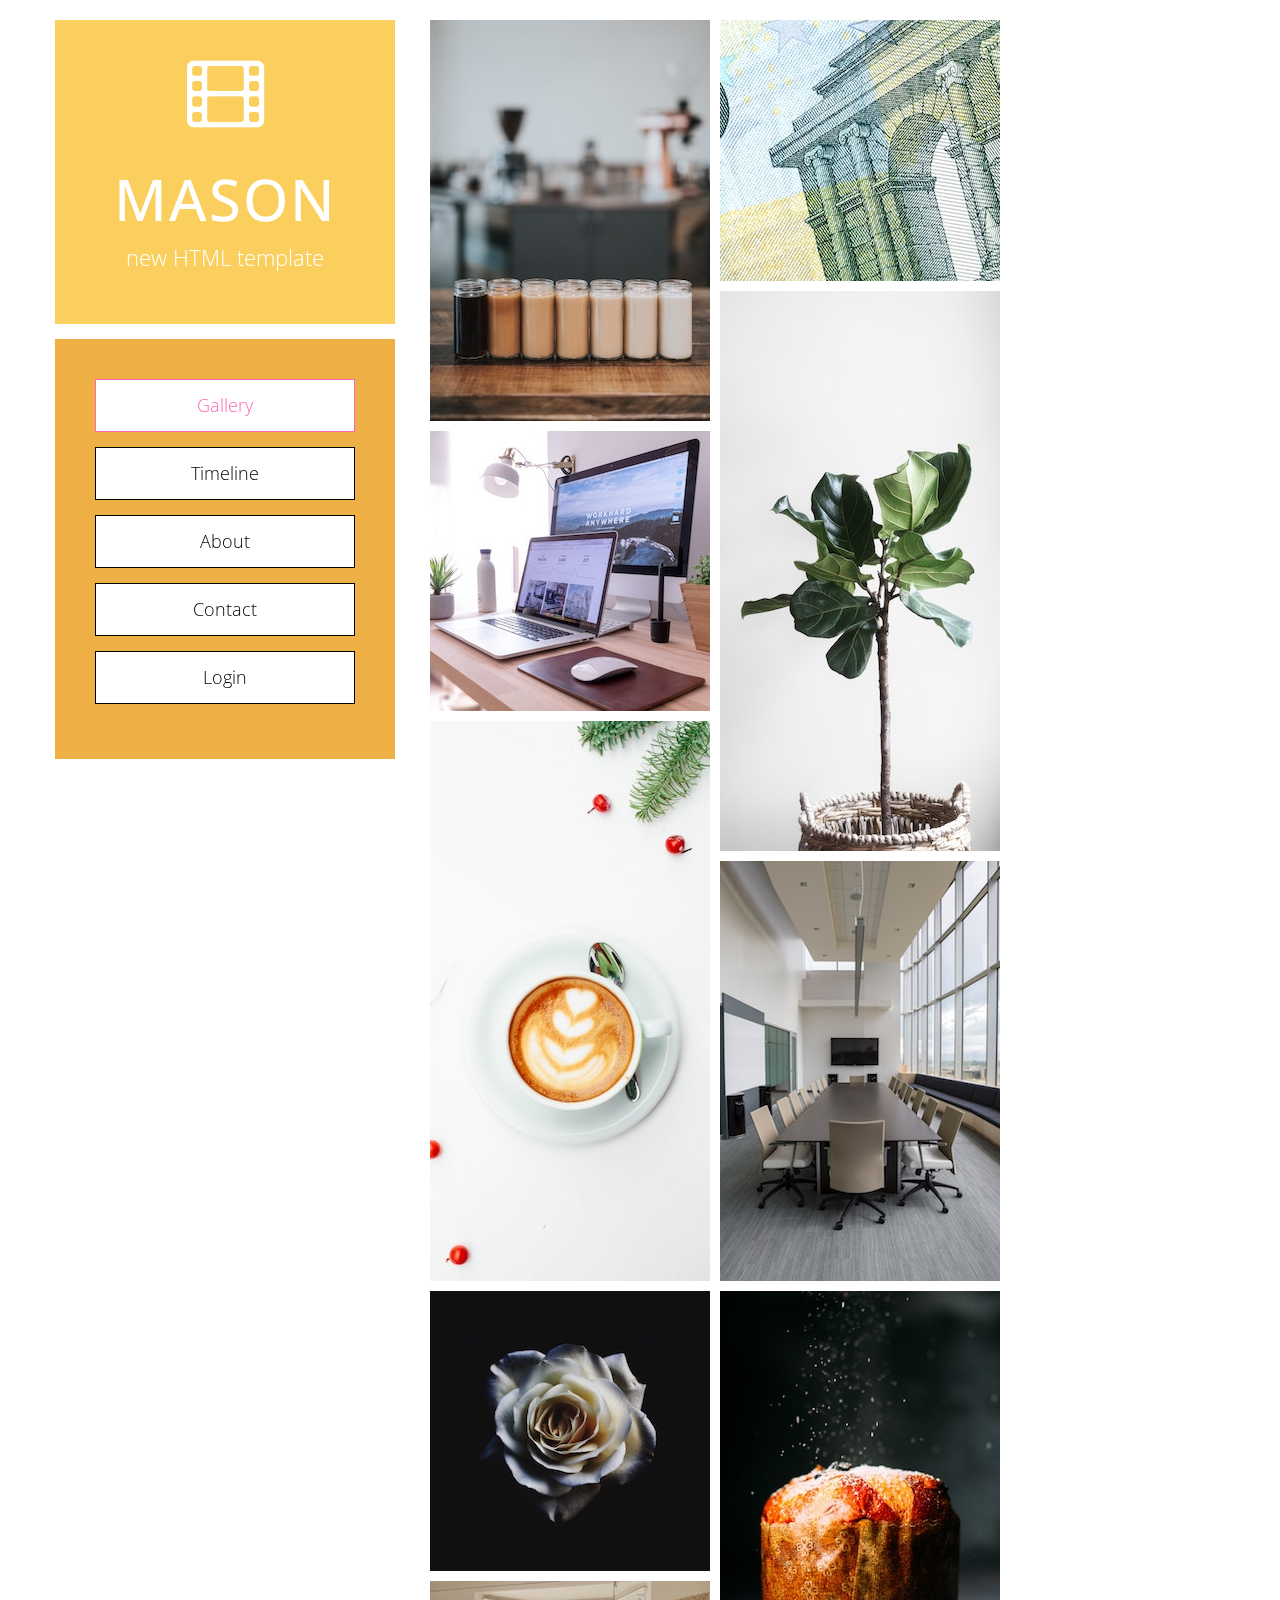
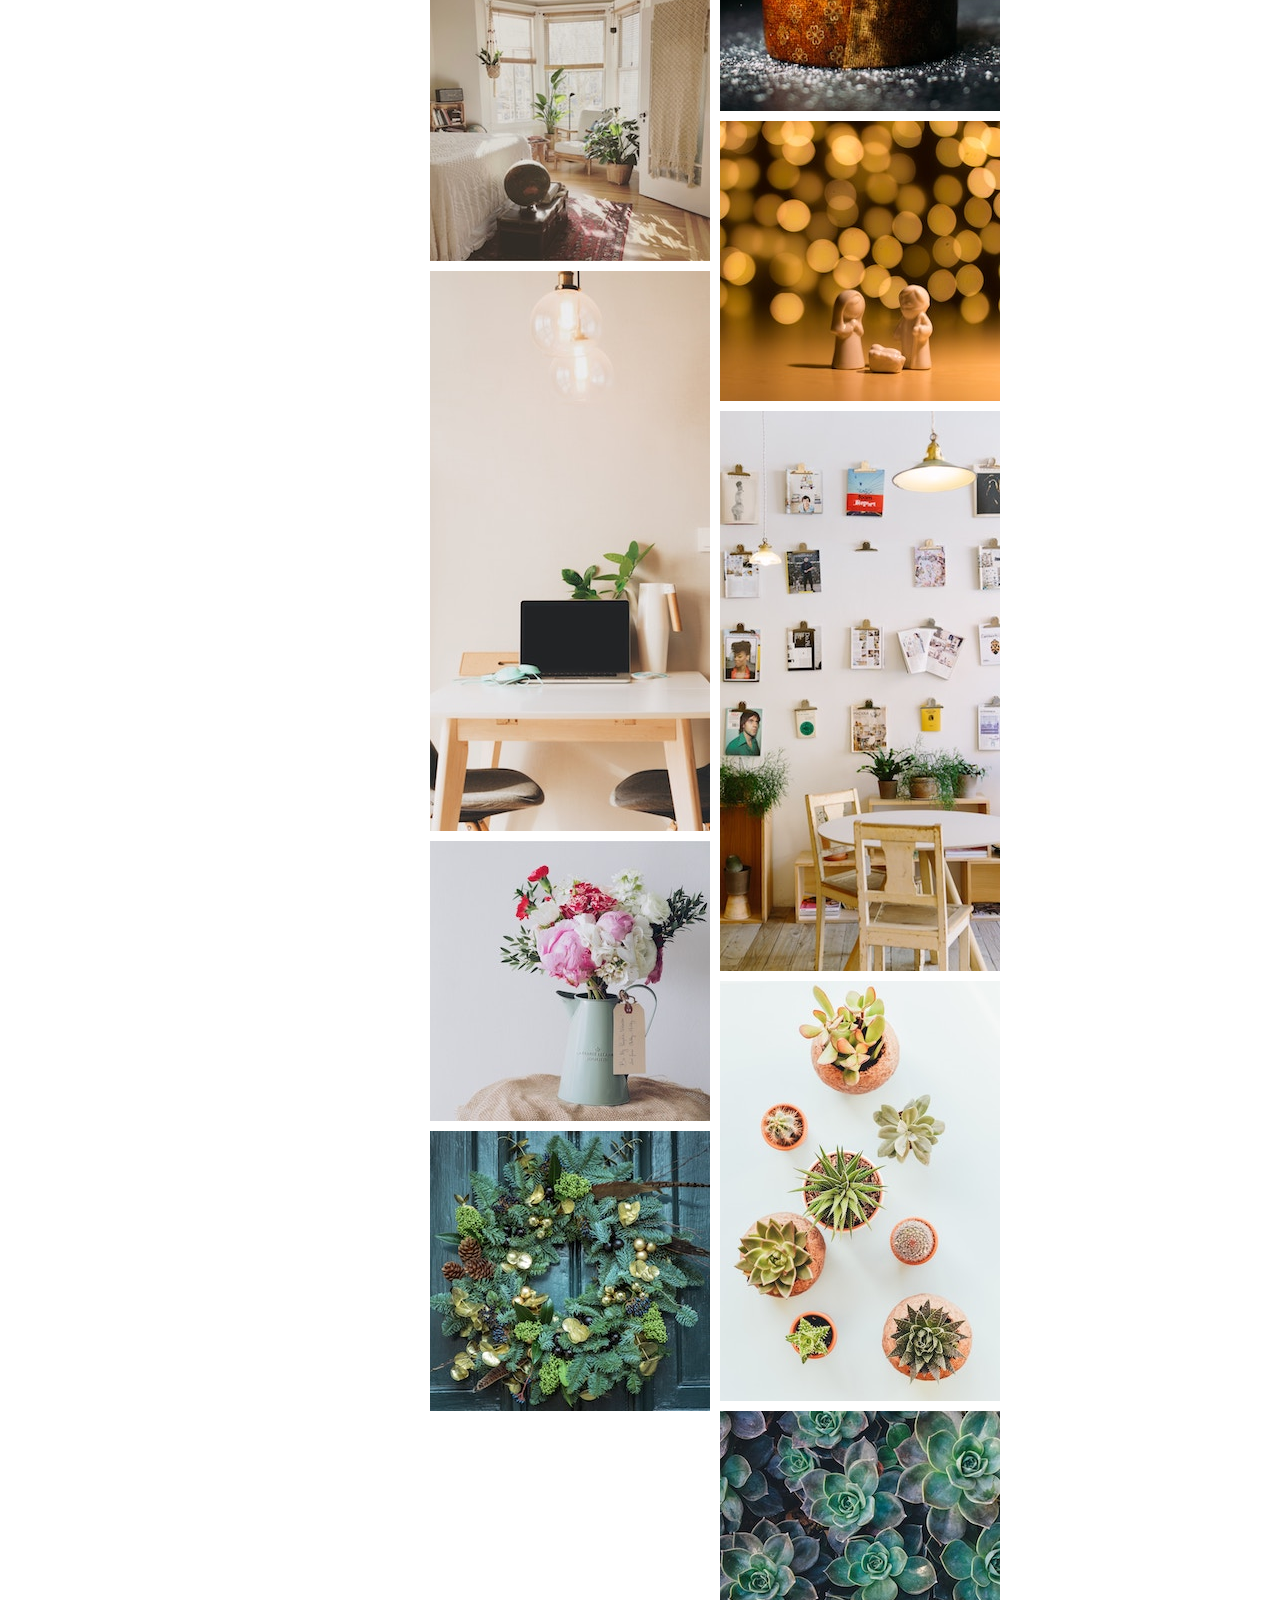
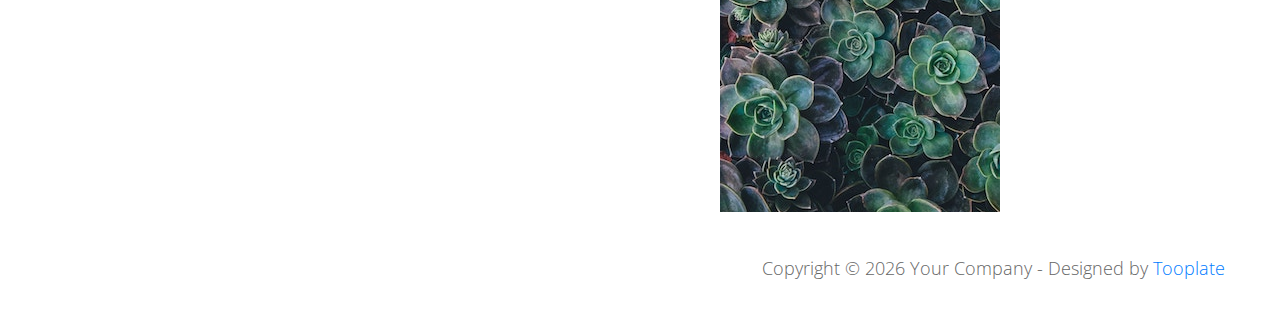
<file: cocobori/src/main/webapp/index.html>
<!DOCTYPE html>
<html lang="en">
<head>
    <meta charset="utf-8">
    <meta http-equiv="X-UA-Compatible" content="IE=edge">
    <meta name="viewport" content="width=device-width, initial-scale=1">
    <title>Mason Bootstrap 4.0 Theme</title>
<!--

Template 2094 Mason

http://www.tooplate.com/view/2094-mason

-->
    <!-- load stylesheets -->
    <link rel="stylesheet" href="//fonts.googleapis.com/css?family=Open+Sans:300,400"> <!-- Google web font "Open Sans", https://fonts.google.com/ -->
    <link rel="stylesheet" href="font-awesome-4.7.0/css/font-awesome.min.css">         <!-- Font Awesome, http://fontawesome.io/ -->
    <link rel="stylesheet" href="css/bootstrap.min.css">                               <!-- Bootstrap styles, https://getbootstrap.com/ -->
    <link rel="stylesheet" href="css/tooplate-style.css">                            <!-- Templatemo style -->

    <!-- HTML5 shim and Respond.js for IE8 support of HTML5 elements and media queries -->
    <!-- WARNING: Respond.js doesn't work if you view the page via file:// -->
        <!--[if lt IE 9]>
          <script src="https://oss.maxcdn.com/html5shiv/3.7.2/html5shiv.min.js"></script>
          <script src="https://oss.maxcdn.com/respond/1.4.2/respond.min.js"></script>
          <![endif]-->
      </head>

      <body>
        <div class="container-fluid">
            <div class="tm-body">
                <div class="tm-sidebar sticky">
                    <section id="welcome" class="tm-content-box tm-banner margin-b-15">
                        <div class="tm-banner-inner">
                            <i class="fa fa-film fa-4x margin-b-40"></i>
                            <h1 class="tm-banner-title">Mason</h1>
                            <p class="tm-banner-subtitle">new HTML template</p>                   
                        </div>                    
                    </section>
                    <nav class="tm-main-nav">
                        <ul class="tm-main-nav-ul">
                            <li class="tm-nav-item"><a href="index.html" class="tm-nav-item-link tm-button active">Gallery</a>
                            </li>
                            <li class="tm-nav-item"><a href="timeline.html" class="tm-nav-item-link tm-button">Timeline</a>
                            </li>
                            <li class="tm-nav-item"><a href="about.html" class="tm-nav-item-link tm-button">About</a>
                            </li>
                            <li class="tm-nav-item"><a href="contact.html" class="tm-nav-item-link tm-button">Contact</a>
                            </li>
                            </li>
                            <li class="tm-nav-item"><a href="join.html" class="tm-nav-item-link tm-button">Login</a>
                            </li>
                        </ul>
                    </nav>
                </div>
                
                <div class="tm-main-content tm-gallery-container">                    
                    <div class="grid">                                                    
                        <div class="grid-item"><img src="img/gallery-img-23-01.jpg" alt="Image"></div>
                        <div class="grid-item"><img src="img/gallery-img-11-01.jpg" alt="Image"></div>
                        <div class="grid-item"><img src="img/gallery-img-12-01.jpg" alt="Image"></div>
                        <div class="grid-item"><img src="img/gallery-img-11-02.jpg" alt="Image"></div>                        
                        <div class="grid-item"><img src="img/gallery-img-12-02.jpg" alt="Image"></div>
                        <div class="grid-item"><img src="img/gallery-img-23-02.jpg" alt="Image"></div>
                        <div class="grid-item"><img src="img/gallery-img-11-03.jpg" alt="Image"></div>
                        <div class="grid-item"><img src="img/gallery-img-23-03.jpg" alt="Image"></div>                        
                        <div class="grid-item"><img src="img/gallery-img-11-04.jpg" alt="Image"></div>
                        <div class="grid-item"><img src="img/gallery-img-11-05.jpg" alt="Image"></div>
                        <div class="grid-item"><img src="img/gallery-img-12-03.jpg" alt="Image"></div>
                        <div class="grid-item"><img src="img/gallery-img-12-04.jpg" alt="Image"></div>
                        <div class="grid-item"><img src="img/gallery-img-11-06.jpg" alt="Image"></div>
                        <div class="grid-item"><img src="img/gallery-img-23-04.jpg" alt="Image"></div>
                        <div class="grid-item"><img src="img/gallery-img-11-07.jpg" alt="Image"></div>
                        <div class="grid-item"><img src="img/gallery-img-23-05.jpg" alt="Image"></div>
                    </div>                    
                </div> <!-- tm-main-content -->
            </div>

            <footer class="tm-footer text-right">
                <p>Copyright &copy; <span class="tm-current-year">2018</span> Your Company 
                
                - Designed by <a href="https://www.facebook.com/tooplate" target="_parent">Tooplate</a></p>
            </footer> 

        </div> <!-- container-fluid -->
        
        <!-- load JS files -->
        
        <script src="js/jquery-1.11.3.min.js"></script>             <!-- jQuery (https://jquery.com/download/) -->
        <script src="js/imagesloaded.pkgd.min.js"></script> <!-- https://masonry.desandro.com/ -->
        <script src="js/masonry.pkgd.min.js"></script> <!-- https://masonry.desandro.com/ -->
        
        <!-- Templatemo scripts -->
        <script>  
    
        $(document).ready(function(){

            // init Masonry
            // https://codepen.io/craigwheeler/pen/MYjBga
            var $grid = $('.grid').masonry({
                
                // set itemSelector so .grid-sizer is not used in layout
                // itemSelector: '.grid-item',
                // use element for option
                // columnWidth: '.grid-sizer',
                // percentPosition: true

                itemSelector: '.grid-item',
                isFitWidth: true,
                columnWidth: 1
            });
            // layout Masonry after each image loads
            $grid.imagesLoaded().progress( function() {
              $grid.masonry('layout');
            });            

            // Update the current year in copyright
            $('.tm-current-year').text(new Date().getFullYear());        
        });

        </script>
    </body>
    </html>
</file>
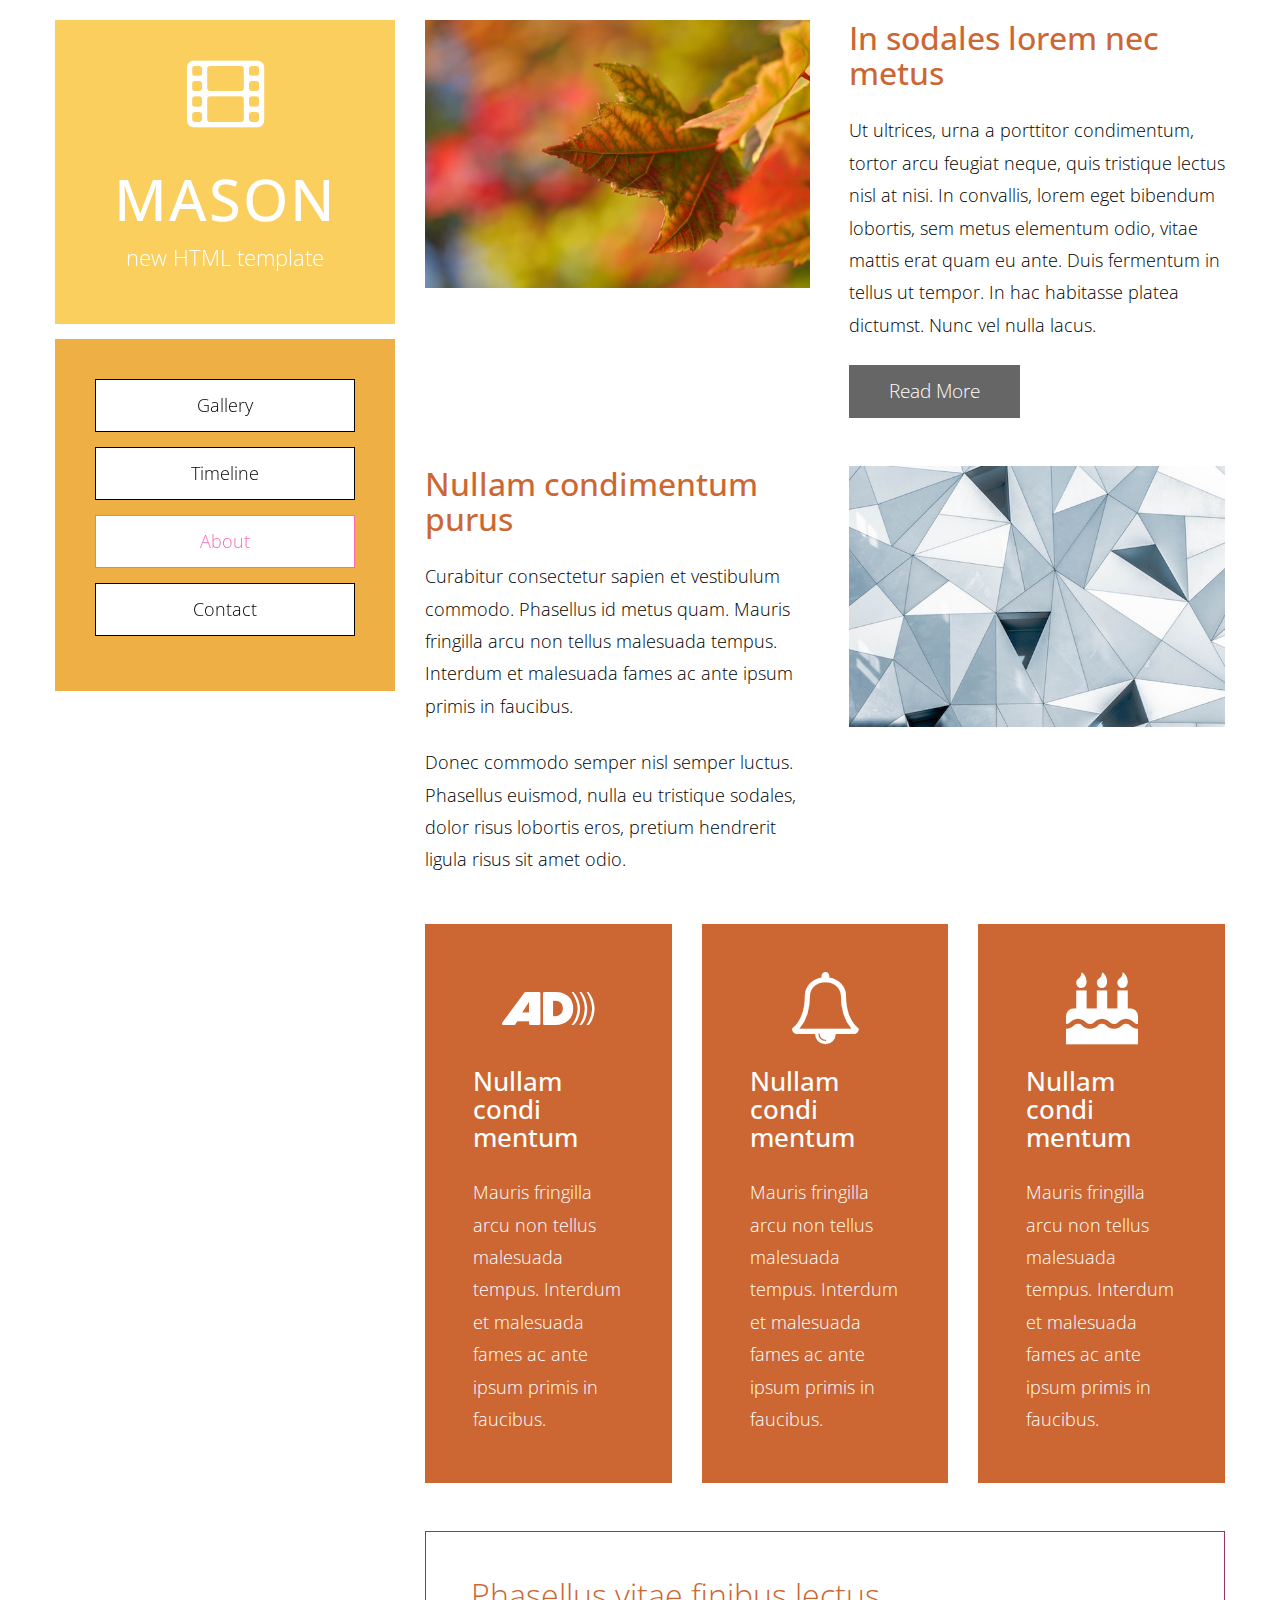
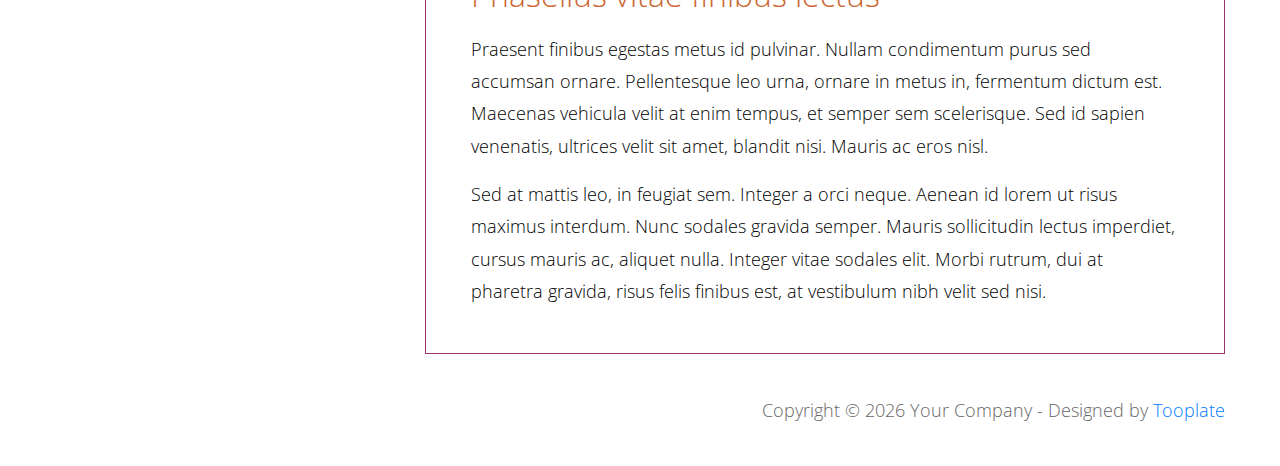
<file: cocobori/src/main/webapp/about.html>
<!DOCTYPE html>
<html lang="en">
<head>
    <meta charset="utf-8">
    <meta http-equiv="X-UA-Compatible" content="IE=edge">
    <meta name="viewport" content="width=device-width, initial-scale=1">
    <title>Mason Theme - About</title>
<!--

Template 2094 Mason

http://www.tooplate.com/view/2094-mason

-->
<!-- load stylesheets -->
<link rel="stylesheet" href="//fonts.googleapis.com/css?family=Open+Sans:300,400">   <!-- Google web font "Open Sans", https://fonts.google.com/ -->
<link rel="stylesheet" href="font-awesome-4.7.0/css/font-awesome.min.css">           <!-- Font Awesome, http://fontawesome.io/ -->
<link rel="stylesheet" href="css/bootstrap.min.css">                                 <!-- Bootstrap styles, https://getbootstrap.com/ -->
<link rel="stylesheet" href="css/tooplate-style.css">                              	 <!-- Templatemo style -->

<!-- HTML5 shim and Respond.js for IE8 support of HTML5 elements and media queries -->
<!-- WARNING: Respond.js doesn't work if you view the page via file:// -->
        <!--[if lt IE 9]>
          <script src="https://oss.maxcdn.com/html5shiv/3.7.2/html5shiv.min.js"></script>
          <script src="https://oss.maxcdn.com/respond/1.4.2/respond.min.js"></script>
      <![endif]-->
</head>

<body>
    <div class="container-fluid">
        <div class="tm-body">
            <div class="tm-sidebar sticky">
                <section id="welcome" class="tm-content-box tm-banner margin-b-15">
                    <div class="tm-banner-inner">
                        <i class="fa fa-film fa-4x margin-b-40"></i>
                        <h1 class="tm-banner-title">Mason</h1>
                        <p class="tm-banner-subtitle">new HTML template</p>                   
                    </div>                    
                </section>
                <nav class="tm-main-nav">
                    <ul class="tm-main-nav-ul">
                        <li class="tm-nav-item"><a href="index.html" class="tm-nav-item-link tm-button">Gallery</a>
                        </li>
                        <li class="tm-nav-item"><a href="timeline.html" class="tm-nav-item-link tm-button">Timeline</a>
                        </li>
                        <li class="tm-nav-item"><a href="about.html" class="tm-nav-item-link tm-button active">About</a>
                        </li>
                        <li class="tm-nav-item"><a href="contact.html" class="tm-nav-item-link tm-button">Contact</a>
                        </li>
                    </ul>
                </nav>
            </div>
            <div class="tm-main-content">
                <div class="row mb-5">
                    <div class="col-xs-12 col-sm-12 col-md-6 col-lg-6 text-center mb-md-0 mb-4"><img src="img/575x400-01.jpg" alt="Image" class="img-fluid"></div>
                    <div class="col-xs-12 col-sm-12 col-md-6 col-lg-6 pl-md-4 tm-flex-center">
                        <div class="tm-about-text tm-flexbox-ie-fix">
                            <h2 class="tm-orange-text mb-4">In sodales lorem nec metus</h2>
                            <p class="mb-4">Ut ultrices, urna a porttitor condimentum, tortor arcu feugiat neque, quis tristique lectus nisl at nisi. In convallis, lorem eget bibendum lobortis, sem metus elementum odio, vitae mattis erat quam eu ante. Duis fermentum in tellus ut tempor. In hac habitasse platea dictumst. Nunc vel nulla lacus.</p>
                            <a href="#" class="tm-button tm-button-normal tm-button-gray">Read More</a>    
                        </div>                            
                    </div>
                </div> <!-- row -->
                <div class="row mb-5">
                    <div class="col-xs-12 col-sm-12 col-md-6 col-lg-6 mb-md-0 mb-4 tm-flex-center">
                        <div class="tm-about-text tm-flexbox-ie-fix">
                            <h2 class="tm-orange-text mb-4">Nullam condimentum purus</h2>
                            <p class="mb-4">Curabitur consectetur sapien et vestibulum commodo. Phasellus id metus quam. Mauris fringilla arcu non tellus malesuada tempus. Interdum et malesuada fames ac ante ipsum primis in faucibus.</p>
                            <p>Donec commodo semper nisl semper luctus. Phasellus euismod, nulla eu tristique sodales, dolor risus lobortis eros, pretium hendrerit ligula risus sit amet odio.</p>
                        </div>                            
                    </div>
                    <div class="col-xs-12 col-sm-12 col-md-6 col-lg-6 text-center pl-md-4"><img src="img/575x400-02.jpg" alt="Image" class="img-fluid"></div>
                </div> <!-- row -->
                <div class="row mb-4">
                    <div class="col-xs-12 col-sm-6 col-md-6 col-lg-4 mb-4">
                        <div class="tm-bg-orange p-5">
                            <i class="fa fa-4x fa-audio-description d-block mb-4 text-center"></i>
                            <h3 class="mb-4">Nullam condi mentum</h3>
                            <p>Mauris fringilla arcu non tellus malesuada tempus. Interdum et malesuada fames ac ante ipsum primis in faucibus.</p>
                        </div>                            
                    </div>
                    <div class="col-xs-12 col-sm-6 col-md-6 col-lg-4 mb-4">
                        <div class="tm-bg-orange p-5">
                            <i class="fa fa-4x fa-bell-o d-block mb-4 text-center"></i>
                            <h3 class="mb-4">Nullam condi mentum</h3>
                            <p>Mauris fringilla arcu non tellus malesuada tempus. Interdum et malesuada fames ac ante ipsum primis in faucibus.</p>
                        </div>                            
                    </div>
                    <div class="col-xs-12 col-sm-6 col-md-6 col-lg-4 mb-4">
                        <div class="tm-bg-orange p-5">
                            <i class="fa fa-4x fa-birthday-cake d-block mb-4 text-center"></i>
                            <h3 class="mb-4">Nullam condi mentum</h3>
                            <p>Mauris fringilla arcu non tellus malesuada tempus. Interdum et malesuada fames ac ante ipsum primis in faucibus.</p>
                        </div>                            
                    </div>
                </div> <!-- row -->
                <div class="row">
                    <div class="col-xs-12 col-sm-12 col-md-12 col-lg-12">
                        <div class="tm-box-pad tm-bordered-box">
                            <h2 class="tm-section-title tm-orange-text">Phasellus vitae finibus lectus</h2>
                            <p>Praesent finibus egestas metus id pulvinar. Nullam condimentum purus sed accumsan ornare. Pellentesque leo urna, ornare in metus in, fermentum dictum est. Maecenas vehicula velit at enim tempus, et semper sem scelerisque. Sed id sapien venenatis, ultrices velit sit amet, blandit nisi. Mauris ac eros nisl.</p>
                            <p>Sed at mattis leo, in feugiat sem. Integer a orci neque. Aenean id lorem ut risus maximus interdum. Nunc sodales gravida semper. Mauris sollicitudin lectus imperdiet, cursus mauris ac, aliquet nulla. Integer vitae sodales elit. Morbi rutrum, dui at pharetra gravida, risus felis finibus est, at vestibulum nibh velit sed nisi.</p>
                        </div>                            
                    </div>
                </div>
            </div>
        </div>
        <footer class="tm-footer text-right">
            <p>Copyright &copy; <span class="tm-current-year">2018</span> Your Company 
            
            - Designed by <a href="https://www.facebook.com/tooplate" target="_parent">Tooplate</a></p>
        </footer> 
    </div> <!-- container-fluid -->

    <!-- load JS files -->
    <script src="js/jquery-1.11.3.min.js"></script>     <!-- jQuery (https://jquery.com/download/) -->
    <script>  

        $(document).ready(function(){
            // Update the current year in copyright
            $('.tm-current-year').text(new Date().getFullYear());        
        });

    </script>             

</body>
</html>
</file>
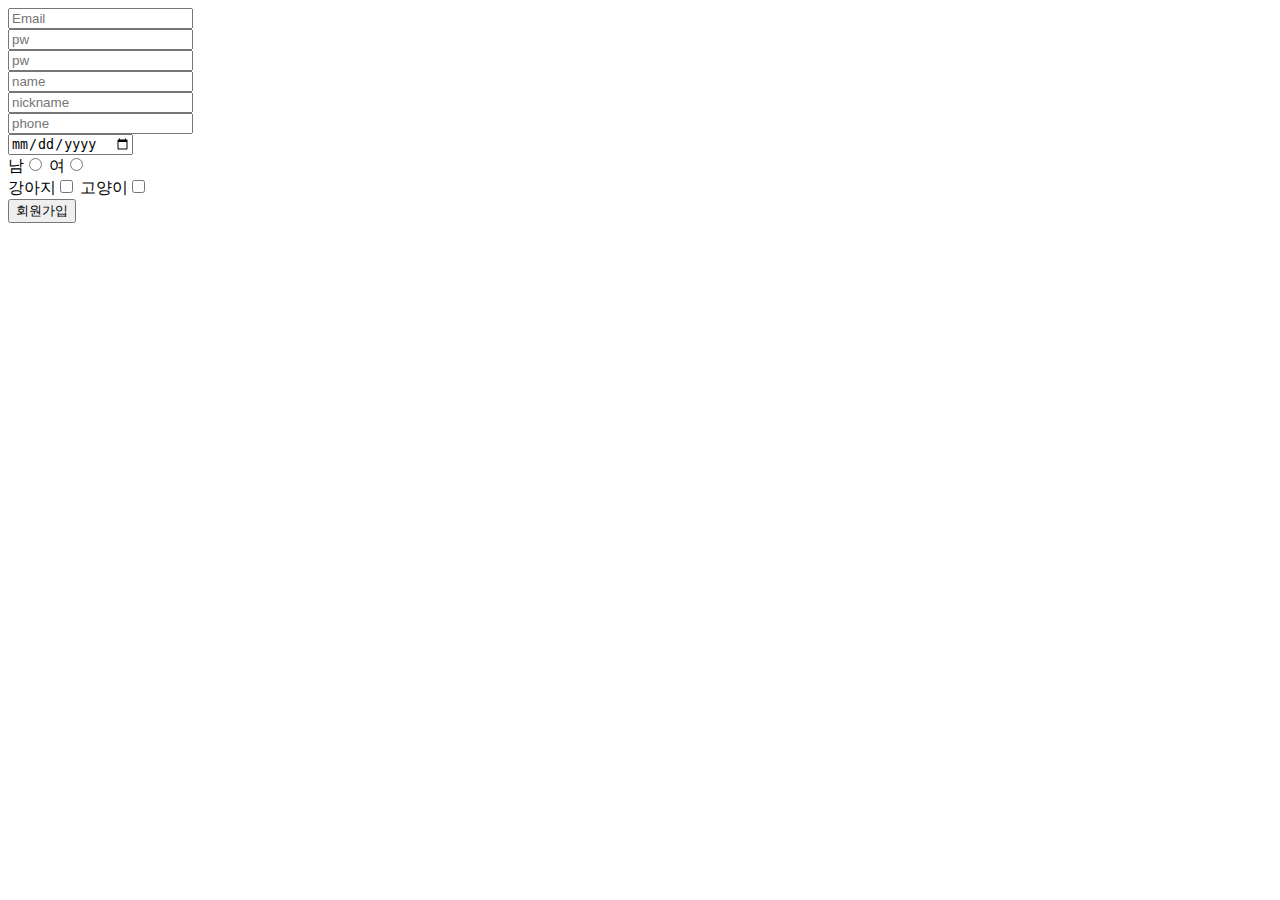
<file: cocobori/src/main/webapp/join.html>
<!DOCTYPE html>
<html>
<head>
<meta charset="UTF-8">
<title>Insert title here</title>
</head>
<body>

<form action="JoinService" method="post">
                        <input type="email" name="user_email" placeholder="Email"><br>
                        <input type="password" name="user_pw" placeholder="pw"><br>
                        <input type="password" name="user_pwck" placeholder="pw"><br>
                        <input type="text" name="user_name" placeholder="name"><br>
                        <input type="text" name="user_nick" placeholder="nickname"><br>
                        <input type="text" name="user_phone" placeholder="phone"><br>
                        <input type="date" name="user_birthdate" placeholder="birthdate"><br>
                        <div>
                            남<input type="radio" name="user_gender" value="M">
                            여<input type="radio" name="user_gender" value="F"><br>
                        </div>
                        <div>
                        강아지<input type="checkbox" name="user_pet" value="강아지">
                        고양이<input type="checkbox" name="user_pet" value="고양이"><br>
                            
                        </div>
                             <input type="submit" value="회원가입">
                          </form>

</body>
</html>
</file>
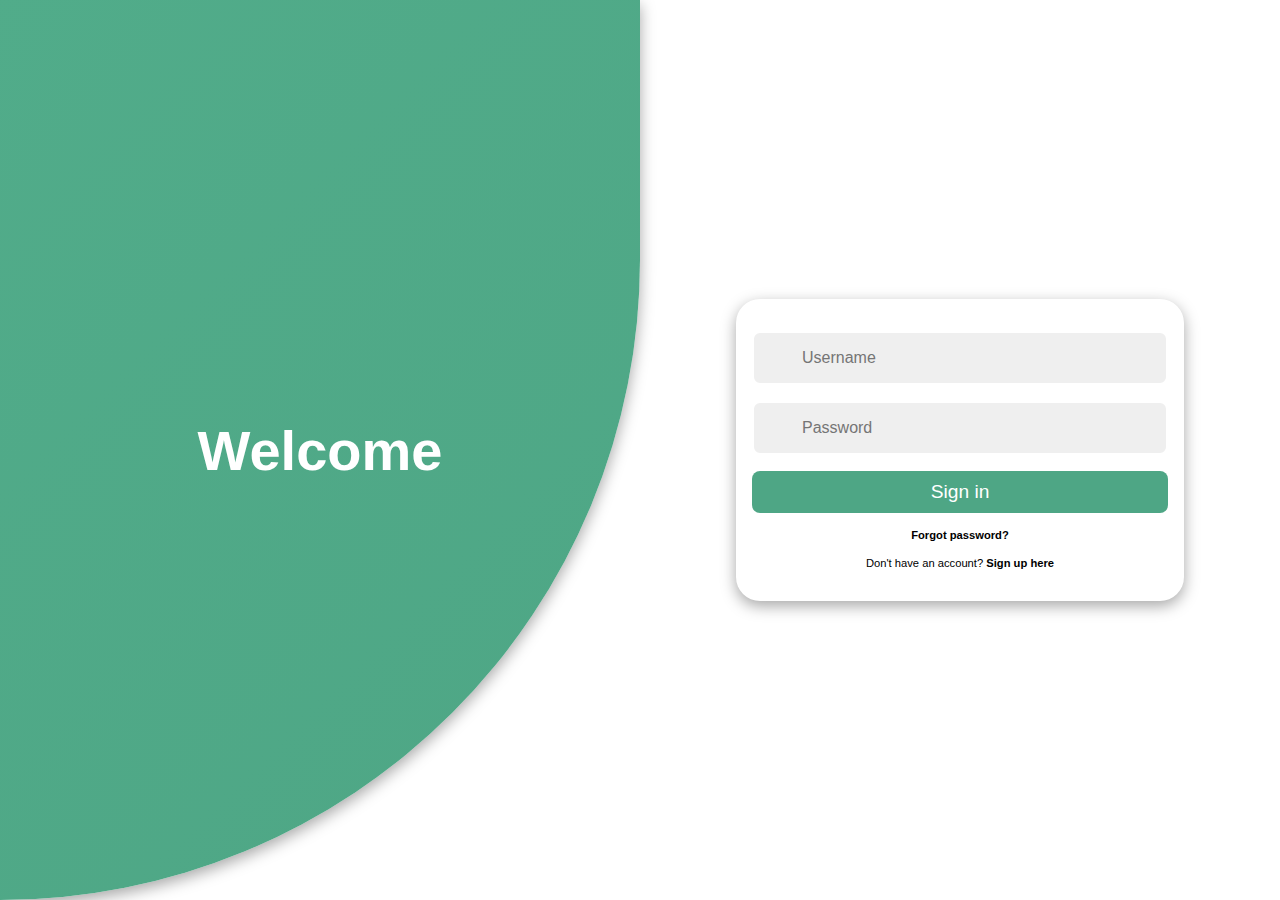
<file: cocobori/src/main/webapp/Login.html>
<!DOCTYPE html>
<html>
<head>
<meta charset="UTF-8">
<title></title>
<link rel="stylesheet" href="./css/login.css" />
</head>
<body>
<div id="container" class="container">
    <!-- FORM SECTION -->
    <div class="row">
      <!-- SIGN UP -->
      <div class="col align-items-center flex-col sign-up">
        <form class="form-wrapper align-items-center">
          <div class="form sign-up">
            <div class="input-group">
              <i class='bx bx-mail-send'></i>
              <input type="email" name="user_eamil" placeholder="Email">
            </div>
            <div class="input-group">
              <i class='bx bxs-lock-alt'></i>
              <input type="password" name="user_pw" placeholder="Password">
            </div>
            <div class="input-group">
              <i class='bx bxs-lock-alt'></i>
              <input type="password" name="user_pw" placeholder="Confirm password">
            </div>
            <div class="input-group">
              <i class='bx bxs-user'></i>
              <input type="text" name="user_name" placeholder="name">
            </div>
            <div class="input-group">
              <i class='bx bxs-user'></i>
              <input type="text" name="user_nick" placeholder="nick name">
            </div>
            <div class="input-group">
              <i class='bx bxs-phone'></i>
              <input type="text" name="user_phone" placeholder="phone">
            </div>
            <div class="input-group">
              <i class='bx bxs-phone'></i>
              <input type="date" name="user_birthdate" placeholder="birthdate">
            </div>
            <div class="input-box">
              <i class='bx bxc-pone'></i>
              남<input type="radio" name="user_gender" value="male">
              여<input type="radio" name="user_gender" value="female">
              선택안함<input type="radio" name="user_gender" value="nosel">
            </div>
            <div class="input-box">
              <i class='bx bxc-pone'></i>
              강아지<input type="checkbox" name="user_pet" value="강아지">
              고양이<input type="checkbox" name="user_pet" value="고양이">
              기타<input type="checkbox" name="user_pet" value="기타">
            </div>
            
            <button>
              Sign up
            </button>
            <p>
              <span>
                Already have an account?
              </span>
              <b onclick="toggle()" class="pointer">
                Sign in here
              </b>
            </p>
          </form>
        </div>
      
      </div>
      <!-- END SIGN UP -->
      <!-- SIGN IN -->
      <div class="col align-items-center flex-col sign-in">
        <div class="form-wrapper align-items-center">
          <div class="form sign-in">
            <div class="input-group">
              <i class='bx bxs-user'></i>
              <input type="text" placeholder="Username">
            </div>
            <div class="input-group">
              <i class='bx bxs-lock-alt'></i>
              <input type="password" placeholder="Password">
            </div>
            <button>
              Sign in
            </button>
            <p>
              <b>
                Forgot password?
              </b>
            </p>
            <p>
              <span>
                Don't have an account?
              </span>
              <b onclick="toggle()" class="pointer">
                Sign up here
              </b>
            </p>
          </div>
        </div>
        <div class="form-wrapper">
    
        </div>
      </div>
      <!-- END SIGN IN -->
    </div>
    <!-- END FORM SECTION -->
    <!-- CONTENT SECTION -->
    <div class="row content-row">
      <!-- SIGN IN CONTENT -->
      <div class="col align-items-center flex-col">
        <div class="text sign-in">
          <h2>
            Welcome
          </h2>
  
        </div>
        <div class="img sign-in">
    
        </div>
      </div>
      <!-- END SIGN IN CONTENT -->
      <!-- SIGN UP CONTENT -->
      <div class="col align-items-center flex-col">
        <div class="img sign-up">
        
        </div>
        <div class="text sign-up">
          <h2>
            Join with us
          </h2>
  
        </div>
      </div>
      <!-- END SIGN UP CONTENT -->
    </div>
    <!-- END CONTENT SECTION -->
  </div>
  
  <script type="text/javascript" src="./js/login.js"></script>
</body>
</html>
</file>
<file: cocobori/src/main/webapp/css/tooplate-style.css>
/* 

Template 2094 Mason

http://www.tooplate.com/view/2094-mason

*/

a:focus {
	color: #666;
	outline: none;
}

ul { 
	padding: 0;
	margin: 0; 
}

p { line-height: 1.8; }
p:last-child { margin-bottom: 0; }
h3 { font-size: 1.6rem; }

body {
	color: #000;
	font-family: 'Open Sans', Helvetica, Arial, sans-serif;
	font-size: 18px;
	font-weight: 300;
	overflow-x: hidden;
}

.margin-b-15 { margin-bottom: 15px; }
.margin-b-40 { margin-bottom: 40px; }
.margin-b-50 { margin-bottom: 50px; }
.pt-31 { padding-top: 1.1rem!important; }
.pb-31 { padding-bottom: 1.1rem!important; }
.tm-welcome-img { width: 100%; }
.tm-bg-light-gray { background-color: #F2F2F2; }
.tm-blue-text { color: #0966CC; }
.tm-black-text { color: #000; }
.tm-box-pad { padding: 45px 40px; }
.tm-bordered-box { border: 1px solid #993366; }
.tm-address-box { padding: 35px 30px 10px; }

.tm-sidebar {
	float: none;
	width: 100%;
	max-width: 100%;
	margin-bottom: 20px;
}

.tm-body { 
	margin-top: 20px;
	position: relative;
	overflow-x: hidden;
	overflow-y: auto;
}

.tm-main-nav {
	background-color: #EEAF45;
}

.tm-main-nav-ul {
	text-align: center;
	-webkit-box-flex: 1;
	-webkit-flex: 1;
	    -ms-flex: 1;
	        flex: 1;
	display: -webkit-box;
	display: -webkit-flex;
	display: -ms-flexbox;
	display: flex;
	-webkit-box-orient: vertical;
	-webkit-box-direction: normal;
	-webkit-flex-direction: column;
	    -ms-flex-direction: column;
	        flex-direction: column;
	-webkit-box-align: center;
	-webkit-align-items: center;
	    -ms-flex-align: center;
	        align-items: center;
	-webkit-box-pack: center;
	-webkit-justify-content: center;
	    -ms-flex-pack: center;
	        justify-content: center;
}

.tm-nav-item {
	list-style: none;
	margin-bottom: 15px;
	width: 100%;
}

.tm-nav-item-link {	
	padding: 10px;
	width: 100%;	
}

.tm-nav-item-link:focus { text-decoration: none; }
.tm-orange-text { color: #CC6733; }
.tm-button,
.tm-button:focus {
	background-color: #fff;
	border: 1px solid #000;
	border-radius: 0;
	color: #000;
	display: block;
	-webkit-transition: all 0.3s ease;
	transition: all 0.3s ease;
}

.tm-button:hover,
.tm-button.active {
	background-color: #fff;
	border: 1px solid #FF69B4;
	color: #FF69B4;
	text-decoration: none;
}

.tm-button-normal {
	cursor: pointer;
	display: inline-block;
	font-size: 1.2rem;
	padding: 15px 50px; 
	-webkit-transition: all 0.3s ease;
	transition: all 0.3s ease; 
}

.tm-button-normal:focus { outline: none; }
.tm-bg-orange { background-color: #CC6733; color:white; }
.tm-button-rounded { border-radius: 8px; padding-top: 12px; padding-bottom: 12px; }
.tm-button-orange { background-color: #CC6733; }
.tm-button-orange:hover,
.tm-button-orange:focus { background-color: #e68d5f; }
.tm-bg-pink { background-color: #CC6690; }
.tm-button-pink { background-color: #CC6698; }
.tm-button-pink:focus,
.tm-button-pink:hover { background-color: #ff84c0; }
.tm-button-green { background-color: #349999; }
.tm-button-green:focus,
.tm-button-green:hover { background-color: #43c7c7; }
.tm-bg-green { background-color: #349999; }
.tm-bg-red{ background-color: #CB6666; }
.tm-button-red { background-color: #CB6666; }
.tm-button-red:focus,
.tm-button-red:hover { background-color: #f37373; }
.tm-bg-gray { background-color: #666666; }
.tm-button-no-border { border: none; }
.tm-button-gray { 
	background-color: #666666;
	color: white;
	border: none;
	padding: 12px 40px;
}
.tm-button-gray:hover {
	background-color: #999898;
	border: none;
	color: white;
}

.tm-button-timeline { padding-left: 35px; padding-right: 35px; }
.tm-timeline-item-title { font-size: 1.8rem; }
.tm-timeline-date { color:white; font-size: 1.4rem; }

.tm-section-title {
	font-size: 2rem;
	font-weight: 300;
	margin-top: 0;
	margin-bottom: 30px;
}

.tm-banner { padding: 0; }
	
.tm-banner-inner {
	background-color: #FBCF5E;
	color: white;
	height: 100%;
	padding: 35px 35px 45px;
	text-align: center;
	display: -webkit-box;
	display: -webkit-flex;
	display: -ms-flexbox;
	display: flex;
    -webkit-box-orient: vertical;
    -webkit-box-direction: normal;
    -webkit-flex-direction: column;
        -ms-flex-direction: column;
            flex-direction: column;
    -webkit-box-align: center;
    -webkit-align-items: center;
        -ms-flex-align: center;
            align-items: center;
    -webkit-box-pack: center;
    -webkit-justify-content: center;
        -ms-flex-pack: center;
            justify-content: center;
}

.tm-banner-title { 
	font-size: 3.6rem;
	color: #FFF;
	letter-spacing: 2px; 
	text-transform: uppercase; 
}

.tm-banner-title:hover {
	color: #FFF;
	text-decoration: none;
}

.tm-banner-subtitle { 
	color: #FFF;
	font-size: 1.4rem;
}

.tm-gallery-container {	overflow-y: hidden; }

.grid {
  max-width: 1165px;
  margin: 0 auto;
}

/* clearfix */
.grid:after {
  content: '';
  display: block;
  clear: both;
}

/* fluid 5 columns */
.grid-item { margin: 5px; }

/* Firefox hack 
   https://css-tricks.com/snippets/css/css-hacks-targeting-firefox/
*/
@-moz-document url-prefix() { 
  	.grid figure {
		margin: 10px 1.1666%;	/* padding-bottom in % not working in FF, so use em instead. */
	}
}

.contact-form {	overflow: hidden; }

.form-control {
	border-radius: 0;
	font-size: 1em;	
}

.form-control:focus {
    border-color: #CC6733;
    box-shadow: inset 0 1px 1px rgba(230, 141, 95, .075), 0 0 8px rgba(230, 141, 95, 0.58);
}

.form-group { margin-bottom: 20px; }

.tm-footer {
	color: #666;
	padding-top: 40px;
	padding-bottom: 40px;
}

#google-map {
    height: 360px;
    width: 100%;    
}

.tm-content-box-home { 
	position: relative; 
	margin-bottom: 63px;
}

.tm-content-box { margin-top: 60px; }
.tm-content-box:first-child { margin-top: 0; }
.tm-box-pad { padding: 35px 20px; }

.tm-flex-center {
	display: -webkit-box;
    display: -webkit-flex;
    display: -ms-flexbox;
    display: flex;
	-webkit-box-align: center;
	-webkit-align-items: center;
	    -ms-flex-align: center;
	        align-items: center;
	-webkit-box-pack: center;
	-webkit-justify-content: center;
	    -ms-flex-pack: center;
	        justify-content: center;
}

.tm-about-text { max-width: 575px; }
.media { display: block; }
.media-body { height: auto; }
.tm-flexbox-ie-fix { flex: 1 1 auto; }
.tm-width-ie-fix { width: 100%; }
address { line-height: 2; }
.tm-media-img-container, .tm-media-img-container img { width: 100%; }

.grid {
	position: relative;
	margin: -1.5rem auto;
	list-style: none;
	text-align: center;	
}

@media (min-width: 524px) {	
	/* Firefox hack 
   		https://css-tricks.com/snippets/css/css-hacks-targeting-firefox/
	*/
	@-moz-document url-prefix() { 
	  	.grid figure {
			margin: 8px 1%;	/* padding-bottom in % not working in FF, so use em instead. */
		}
	}
}

@media (min-width: 640px) {
	.media { display: flex; }
	.tm-media-img-container, .tm-media-img-container img { width: auto; }
	.tm-media-img-container img { max-width: 280px; }
}

@media (min-width: 800px) {
	.tm-section-title { margin-bottom: 30px; }
	.tm-box-pad { padding: 45px 40px; }

	/* Firefox hack 
   	https://css-tricks.com/snippets/css/css-hacks-targeting-firefox/
	*/
	@-moz-document url-prefix() { 
	  	.grid figure {
			margin: 10px 1.1666%;	/* padding-bottom in % not working in FF, so use em instead. */
		}
	}
}

@media (min-width: 992px) {
	.container-fluid { max-width: 992px; }
	.tm-sidebar {
		float: left;
		width: 260px;
	}

	.tm-sidebar.sticky {
		position: fixed;
		top: 20px;
	}

	.tm-main-content { margin-left: 290px; }
	.tm-box-pad { padding: 30px; }
	.grid { margin: -1.5rem auto -1.5rem 0;	}
}

@media (min-width: 1200px) {
	.container-fluid { max-width: 1200px; }
	.tm-sidebar { width: 340px;	}
	.tm-nav-item-link { padding: 12px; }
	.tm-main-content { margin-left: 370px; }
	.tm-section-title { margin-bottom: 20px; }
	.tm-box-pad { padding: 45px; }	
}

@media (min-width: 1400px) {
	.container-fluid { max-width: 1605px; }
	.tm-sidebar { width: 360px; }
	.media-body { height: 348px; }
	.tm-main-content { margin-left: 415px; }
	.tm-section-title { margin-bottom: 30px; }
}

.tm-main-nav { 
	display: -webkit-box; 
	display: -webkit-flex; 
	display: -ms-flexbox; 
	display: flex;
	height: 100%;
	padding: 40px;
}

@media screen and (max-width: 564px) {
	.tm-banner-title { font-size: 2.8em; }
}

.friend { color: #fff; background-color: #ABEBC6; }
.friend:hover { background-color: #58D68D; }
.chat { color: #fff; background-color: #ABEBC6; }
.chat:hover { background-color: #58D68D; }
</file>
<file: cocobori/src/main/webapp/css/login.css>
@charset "UTF-8";
:root {
    --primary-color: #4EA685;
    --secondary-color: #57B894;
    --black: #000000;
    --white: #ffffff;
    --gray: #efefef;
    --gray-2: #757575;

    --facebook-color: #4267B2;
    --google-color: #DB4437;
    --twitter-color: #1DA1F2;
    --insta-color: #E1306C;
}

@import url('https://fonts.googleapis.com/css2?family=Poppins:wght@200;300;400;500;600&display=swap');

* {
    font-family: 'Poppins', sans-serif;
    margin: 0;
    padding: 0;
    box-sizing: border-box;
}

html,
body {
    height: 100vh;
    overflow: hidden;
}

.container {
    position: relative;
    min-height: 100vh;
    overflow: hidden;
}

.row {
    display: flex;
    flex-wrap: wrap;
    height: 100vh;
}

.col {
    width: 50%;
}

.align-items-center {
    display: flex;
    align-items: center;
    justify-content: center;
    text-align: center;
}

.form-wrapper {
    width: 100%;
    max-width: 28rem;
}

.form {
    padding: 1rem;
    background-color: var(--white);
    border-radius: 1.5rem;
    width: 100%;
    box-shadow: rgba(0, 0, 0, 0.35) 0px 5px 15px;
    transform: scale(0);
    transition: .5s ease-in-out;
    transition-delay: 1s;
}

.input-group {
    position: relative;
    width: 100%;
    margin: 1rem 0;
}

.input-group i {
    position: absolute;
    top: 50%;
    left: 1rem;
    transform: translateY(-50%);
    font-size: 1.4rem;
    color: var(--gray-2);
}

.input-group input {
    width: 100%;
    padding: 1rem 3rem;
    font-size: 1rem;
    background-color: var(--gray);
    border-radius: .5rem;
    border: 0.125rem solid var(--white);
    outline: none;
}

.input-group input:focus {
    border: 0.125rem solid var(--primary-color);
}

.form button {
    cursor: pointer;
    width: 100%;
    padding: .6rem 0;
    border-radius: .5rem;
    border: none;
    background-color: var(--primary-color);
    color: var(--white);
    font-size: 1.2rem;
    outline: none;
}

.form p {
    margin: 1rem 0;
    font-size: .7rem;
}

.flex-col {
    flex-direction: column;
}

.social-list {
    margin: 2rem 0;
    padding: 1rem;
    border-radius: 1.5rem;
    width: 100%;
    box-shadow: rgba(0, 0, 0, 0.35) 0px 5px 15px;
    transform: scale(0);
    transition: .5s ease-in-out;
    transition-delay: 1.2s;
}

.social-list>div {
    color: var(--white);
    margin: 0 .5rem;
    padding: .7rem;
    cursor: pointer;
    border-radius: .5rem;
    cursor: pointer;
    transform: scale(0);
    transition: .5s ease-in-out;
}

.social-list>div:nth-child(1) {
    transition-delay: 1.4s;
}

.social-list>div:nth-child(2) {
    transition-delay: 1.6s;
}

.social-list>div:nth-child(3) {
    transition-delay: 1.8s;
}

.social-list>div:nth-child(4) {
    transition-delay: 2s;
}

.social-list>div>i {
    font-size: 1.5rem;
    transition: .4s ease-in-out;
}

.social-list>div:hover i {
    transform: scale(1.5);
}

.facebook-bg {
    background-color: var(--facebook-color);
}

.google-bg {
    background-color: var(--google-color);
}

.twitter-bg {
    background-color: var(--twitter-color);
}

.insta-bg {
    background-color: var(--insta-color);
}

.pointer {
    cursor: pointer;
}

.container.sign-in .form.sign-in,
.container.sign-in .social-list.sign-in,
.container.sign-in .social-list.sign-in>div,
.container.sign-up .form.sign-up,
.container.sign-up .social-list.sign-up,
.container.sign-up .social-list.sign-up>div {
    transform: scale(1);
}

.content-row {
    position: absolute;
    top: 0;
    left: 0;
    pointer-events: none;
    z-index: 6;
    width: 100%;
}

.text {
    margin: 4rem;
    color: var(--white);
}

.text h2 {
    font-size: 3.5rem;
    font-weight: 800;
    margin: 2rem 0;
    transition: 1s ease-in-out;
}

.text p {
    font-weight: 600;
    transition: 1s ease-in-out;
    transition-delay: .2s;
}

.img img {
    width: 30vw;
    transition: 1s ease-in-out;
    transition-delay: .4s;
}

.text.sign-in h2,
.text.sign-in p,
.img.sign-in img {
    transform: translateX(-250%);
}

.text.sign-up h2,
.text.sign-up p,
.img.sign-up img {
    transform: translateX(250%);
}

.container.sign-in .text.sign-in h2,
.container.sign-in .text.sign-in p,
.container.sign-in .img.sign-in img,
.container.sign-up .text.sign-up h2,
.container.sign-up .text.sign-up p,
.container.sign-up .img.sign-up img {
    transform: translateX(0);
}

/* BACKGROUND */

.container::before {
    content: "";
    position: absolute;
    top: 0;
    right: 0;
    height: 100vh;
    width: 300vw;
    transform: translate(35%, 0);
    background-image: linear-gradient(-45deg, var(--primary-color) 0%, var(--secondary-color) 100%);
    transition: 1s ease-in-out;
    z-index: 6;
    box-shadow: rgba(0, 0, 0, 0.35) 0px 5px 15px;
    border-bottom-right-radius: max(50vw, 50vh);
    border-top-left-radius: max(50vw, 50vh);
}

.container.sign-in::before {
    transform: translate(0, 0);
    right: 50%;
}

.container.sign-up::before {
    transform: translate(100%, 0);
    right: 50%;
}

/* RESPONSIVE */

@media only screen and (max-width: 425px) {

    .container::before,
    .container.sign-in::before,
    .container.sign-up::before {
        height: 100vh;
        border-bottom-right-radius: 0;
        border-top-left-radius: 0;
        z-index: 0;
        transform: none;
        right: 0;
    }

    /* .container.sign-in .col.sign-up {
        transform: translateY(100%);
    } */

    .container.sign-in .col.sign-in,
    .container.sign-up .col.sign-up {
        transform: translateY(0);
    }

    .content-row {
        align-items: flex-start !important;
    }

    .content-row .col {
        transform: translateY(0);
        background-color: unset;
    }

    .col {
        width: 100%;
        position: absolute;
        padding: 2rem;
        background-color: var(--white);
        border-top-left-radius: 2rem;
        border-top-right-radius: 2rem;
        transform: translateY(100%);
        transition: 1s ease-in-out;
    }

    .row {
        align-items: flex-end;
        justify-content: flex-end;
    }

    .form,
    .social-list {
        box-shadow: none;
        margin: 0;
        padding: 0;
    }

    .text {
        margin: 0;
    }

    .text p {
        display: none;
    }

    .text h2 {
        margin: .5rem;
        font-size: 2rem;
    }
}
</file>
